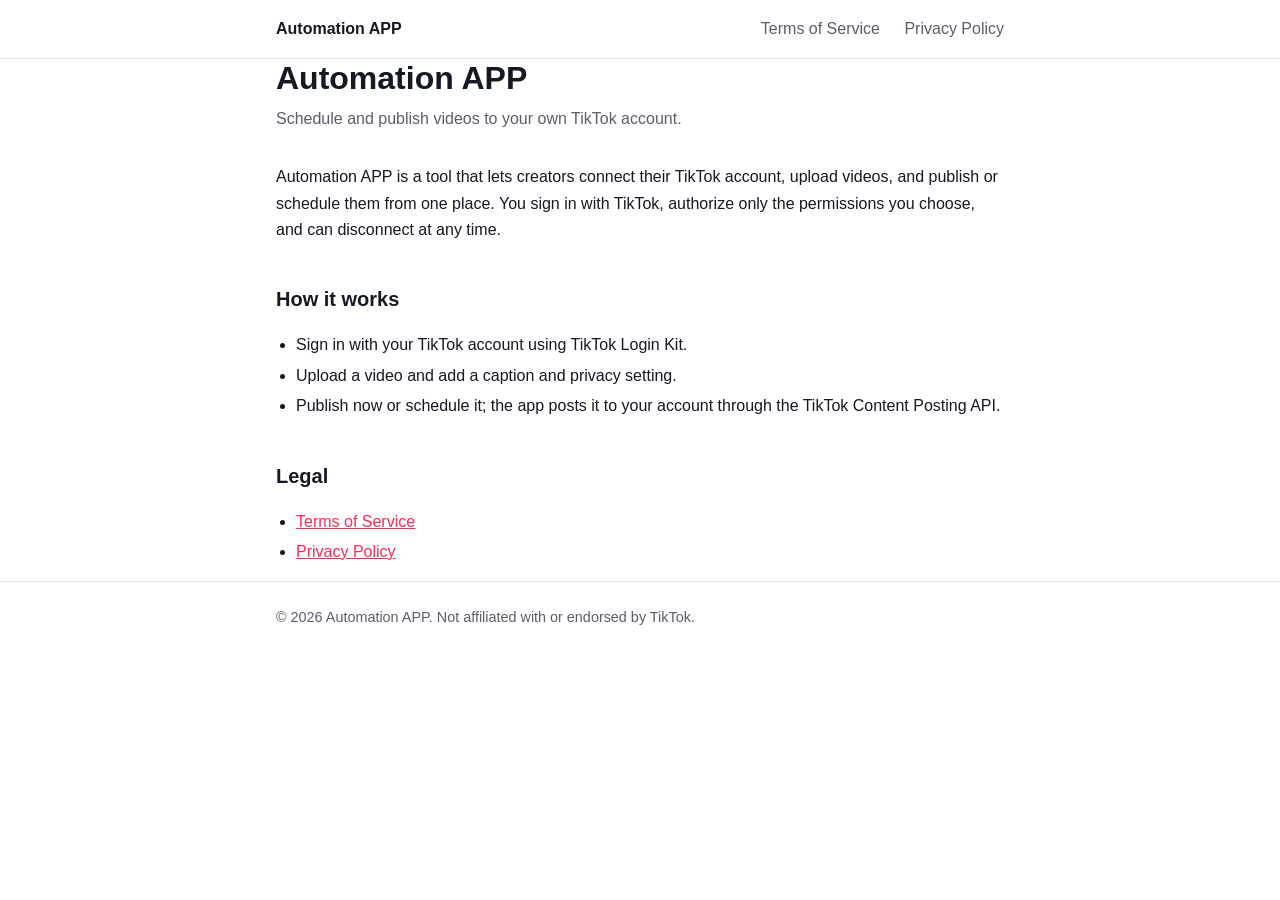
<file: index.html>
<!doctype html>
<html lang="en">
<head>
  <meta charset="utf-8">
  <meta name="viewport" content="width=device-width, initial-scale=1">
  <title>Automation APP</title>
  <meta name="description" content="Automation APP helps creators schedule and publish videos to their own TikTok account.">
  <link rel="stylesheet" href="styles.css">
</head>
<body>
  <header>
    <div class="wrap">
      <a class="brand" href="./">Automation APP</a>
      <nav>
        <a href="terms.html">Terms of Service</a>
        <a href="privacy.html">Privacy Policy</a>
      </nav>
    </div>
  </header>

  <main class="wrap">
    <h1>Automation APP</h1>
    <p class="meta">Schedule and publish videos to your own TikTok account.</p>

    <p>Automation APP is a tool that lets creators connect their TikTok account, upload videos, and publish or schedule them from one place. You sign in with TikTok, authorize only the permissions you choose, and can disconnect at any time.</p>

    <h2>How it works</h2>
    <ul>
      <li>Sign in with your TikTok account using TikTok Login Kit.</li>
      <li>Upload a video and add a caption and privacy setting.</li>
      <li>Publish now or schedule it; the app posts it to your account through the TikTok Content Posting API.</li>
    </ul>

    <h2>Legal</h2>
    <ul>
      <li><a href="terms.html">Terms of Service</a></li>
      <li><a href="privacy.html">Privacy Policy</a></li>
    </ul>
  </main>

  <footer>
    <div class="wrap">&copy; 2026 Automation APP. Not affiliated with or endorsed by TikTok.</div>
  </footer>
</body>
</html>
</file>
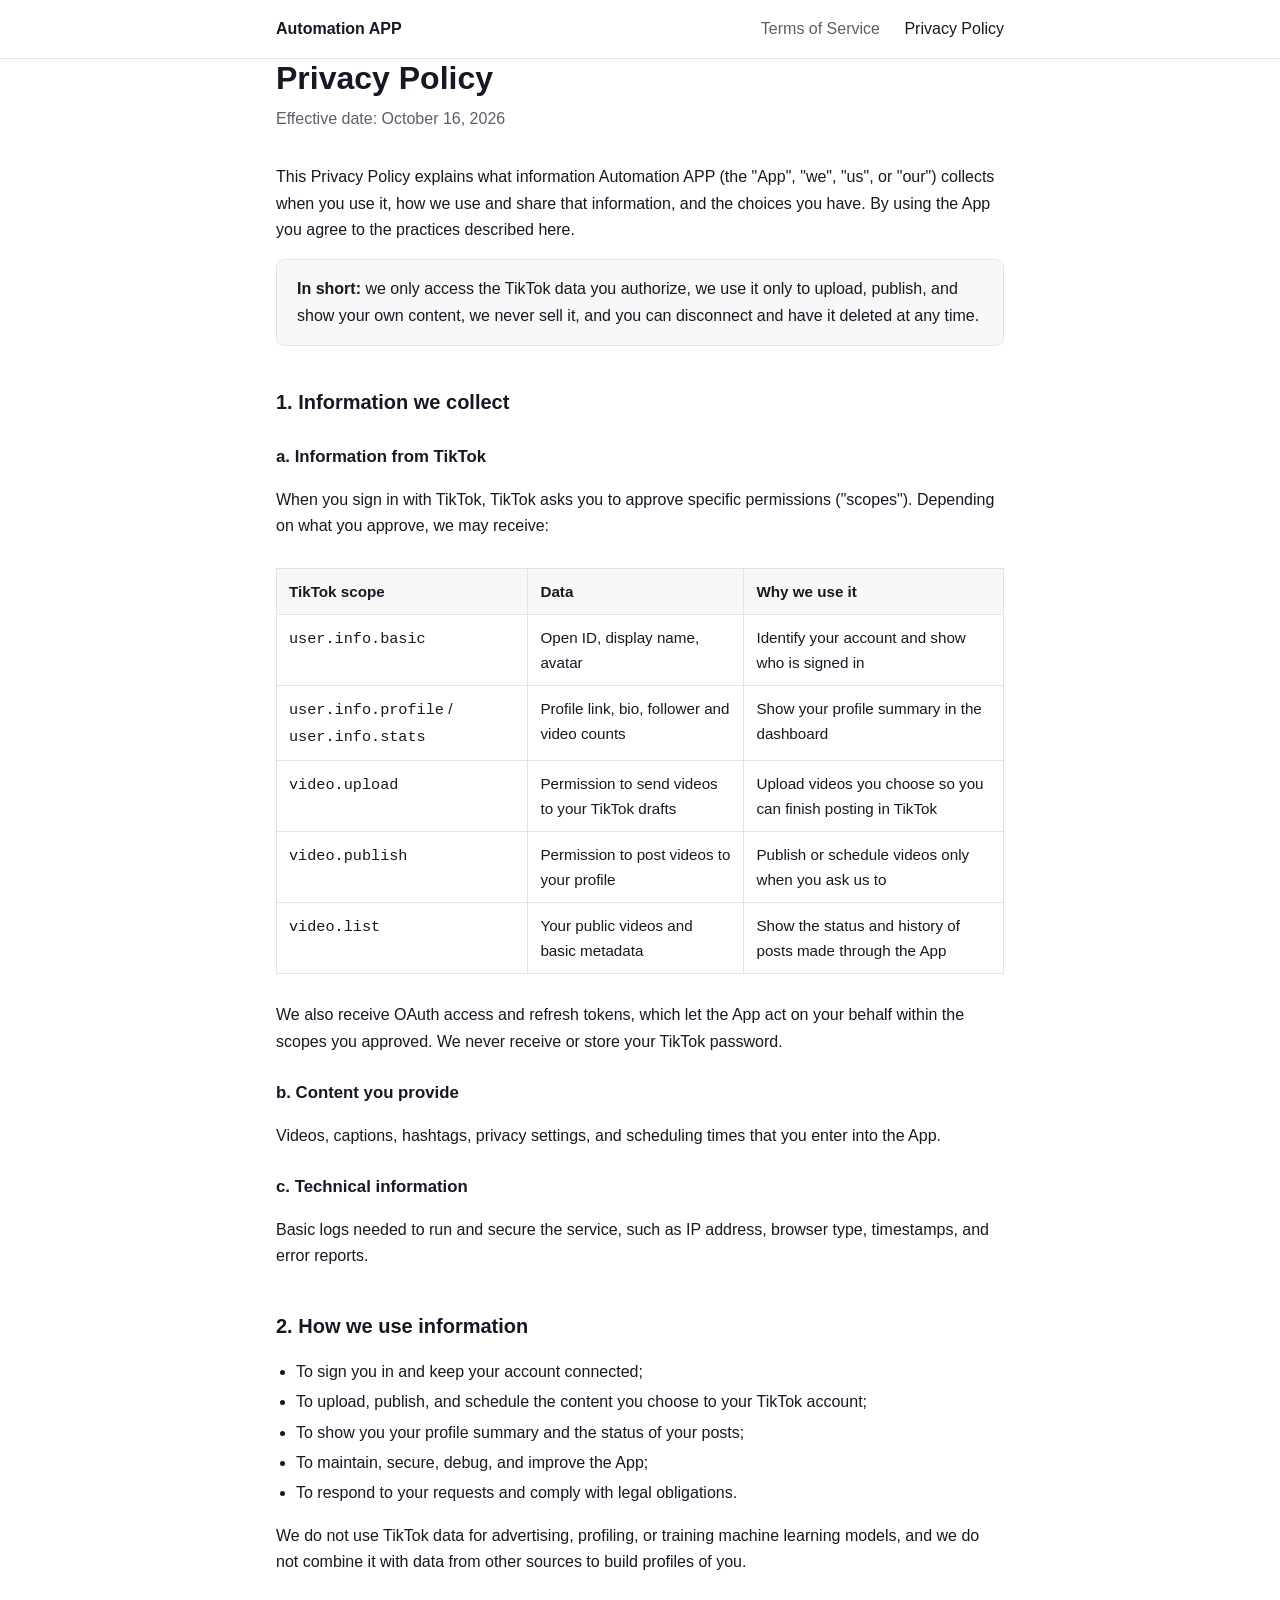
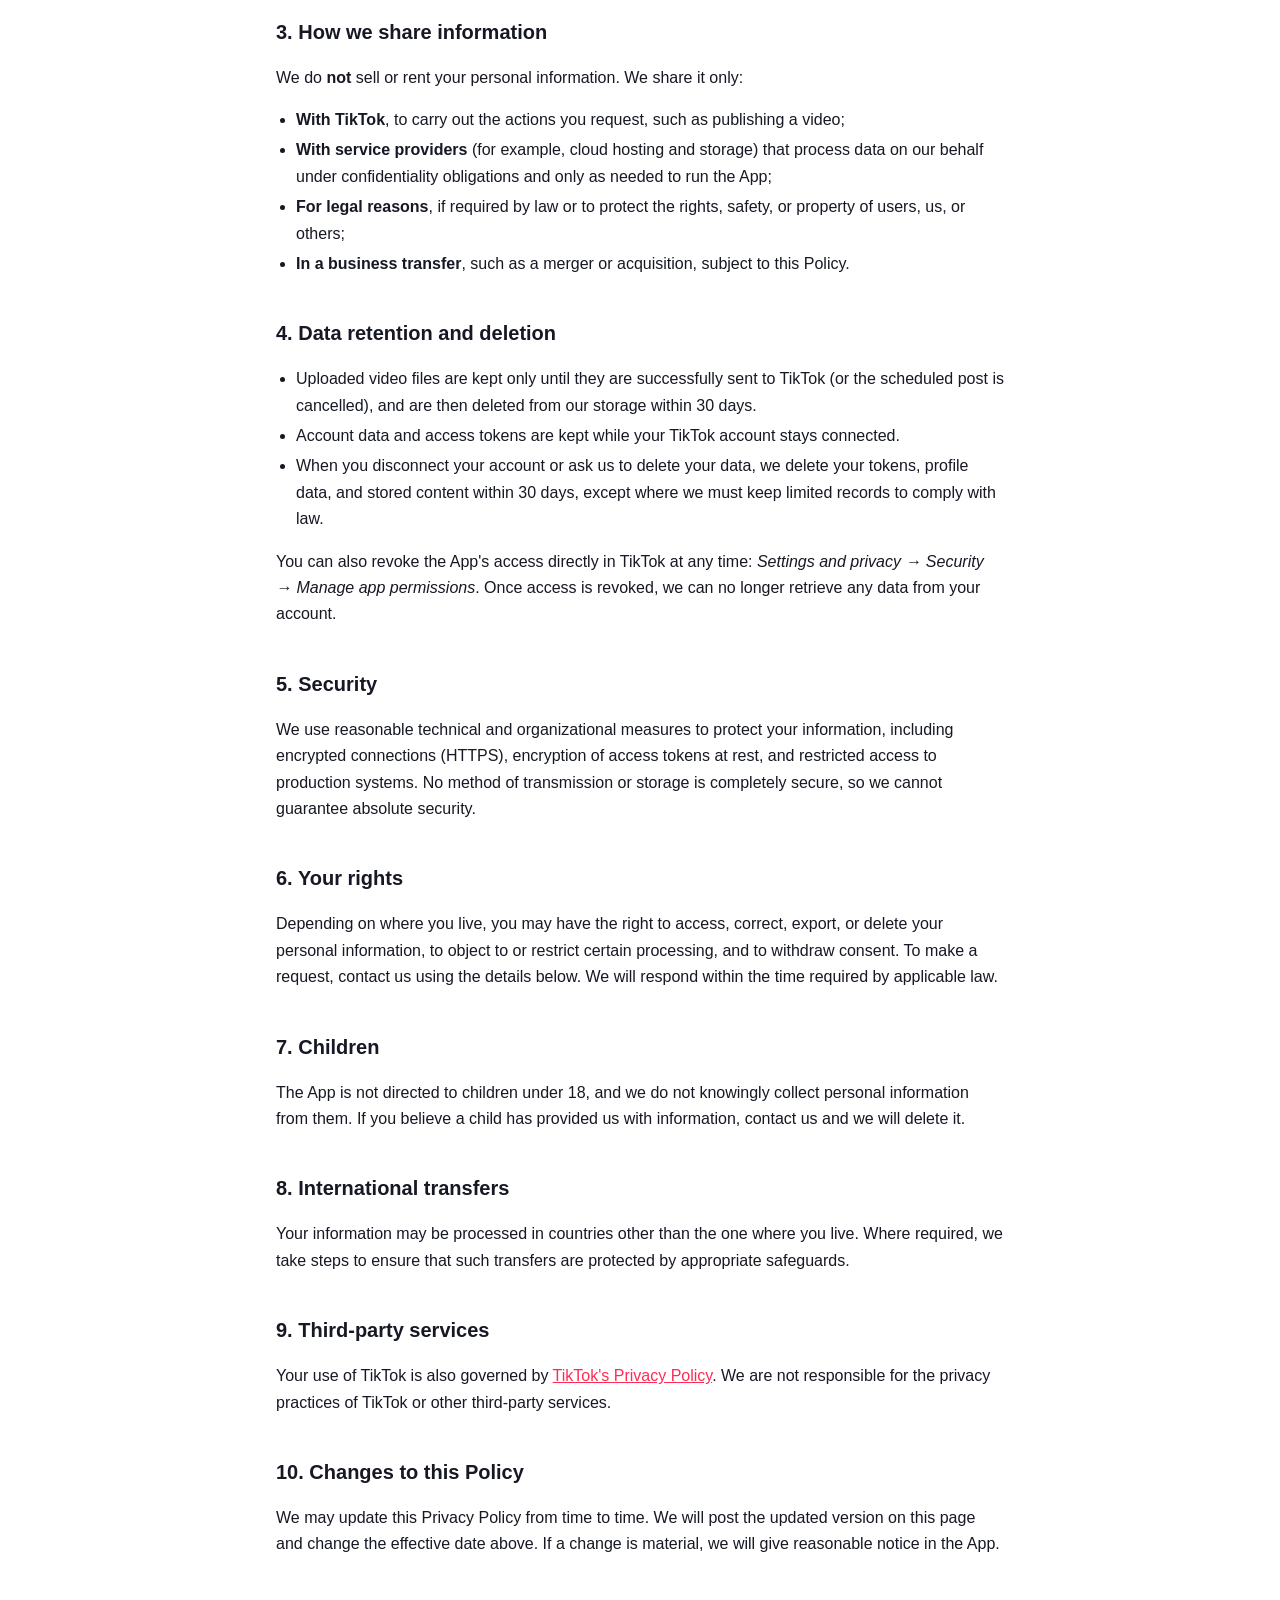
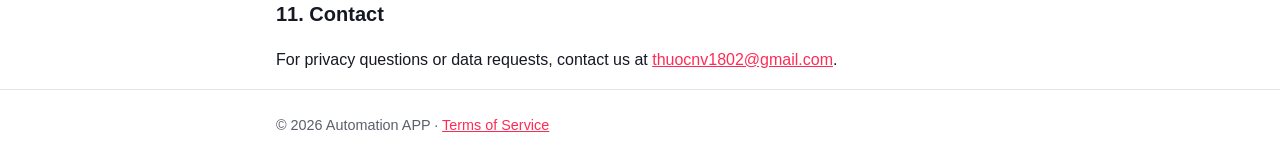
<file: privacy.html>
<!doctype html>
<html lang="en">
<head>
  <meta charset="utf-8">
  <meta name="viewport" content="width=device-width, initial-scale=1">
  <title>Privacy Policy</title>
  <meta name="description" content="Privacy Policy for Automation APP.">
  <link rel="stylesheet" href="styles.css">
</head>
<body>
  <header>
    <div class="wrap">
      <a class="brand" href="./">Automation APP</a>
      <nav>
        <a href="terms.html">Terms of Service</a>
        <a href="privacy.html" aria-current="page">Privacy Policy</a>
      </nav>
    </div>
  </header>

  <main class="wrap">
    <h1>Privacy Policy</h1>
    <p class="meta">Effective date: October 16, 2026</p>

    <p>This Privacy Policy explains what information Automation APP (the "App", "we", "us", or "our") collects when you use it, how we use and share that information, and the choices you have. By using the App you agree to the practices described here.</p>

    <div class="note">
      <strong>In short:</strong> we only access the TikTok data you authorize, we use it only to upload, publish, and show your own content, we never sell it, and you can disconnect and have it deleted at any time.
    </div>

    <h2>1. Information we collect</h2>

    <h3>a. Information from TikTok</h3>
    <p>When you sign in with TikTok, TikTok asks you to approve specific permissions ("scopes"). Depending on what you approve, we may receive:</p>
    <div class="table-scroll">
      <table>
        <thead>
          <tr><th>TikTok scope</th><th>Data</th><th>Why we use it</th></tr>
        </thead>
        <tbody>
          <tr>
            <td><code>user.info.basic</code></td>
            <td>Open ID, display name, avatar</td>
            <td>Identify your account and show who is signed in</td>
          </tr>
          <tr>
            <td><code>user.info.profile</code> / <code>user.info.stats</code></td>
            <td>Profile link, bio, follower and video counts</td>
            <td>Show your profile summary in the dashboard</td>
          </tr>
          <tr>
            <td><code>video.upload</code></td>
            <td>Permission to send videos to your TikTok drafts</td>
            <td>Upload videos you choose so you can finish posting in TikTok</td>
          </tr>
          <tr>
            <td><code>video.publish</code></td>
            <td>Permission to post videos to your profile</td>
            <td>Publish or schedule videos only when you ask us to</td>
          </tr>
          <tr>
            <td><code>video.list</code></td>
            <td>Your public videos and basic metadata</td>
            <td>Show the status and history of posts made through the App</td>
          </tr>
        </tbody>
      </table>
    </div>
    <p>We also receive OAuth access and refresh tokens, which let the App act on your behalf within the scopes you approved. We never receive or store your TikTok password.</p>

    <h3>b. Content you provide</h3>
    <p>Videos, captions, hashtags, privacy settings, and scheduling times that you enter into the App.</p>

    <h3>c. Technical information</h3>
    <p>Basic logs needed to run and secure the service, such as IP address, browser type, timestamps, and error reports.</p>

    <h2>2. How we use information</h2>
    <ul>
      <li>To sign you in and keep your account connected;</li>
      <li>To upload, publish, and schedule the content you choose to your TikTok account;</li>
      <li>To show you your profile summary and the status of your posts;</li>
      <li>To maintain, secure, debug, and improve the App;</li>
      <li>To respond to your requests and comply with legal obligations.</li>
    </ul>
    <p>We do not use TikTok data for advertising, profiling, or training machine learning models, and we do not combine it with data from other sources to build profiles of you.</p>

    <h2>3. How we share information</h2>
    <p>We do <strong>not</strong> sell or rent your personal information. We share it only:</p>
    <ul>
      <li><strong>With TikTok</strong>, to carry out the actions you request, such as publishing a video;</li>
      <li><strong>With service providers</strong> (for example, cloud hosting and storage) that process data on our behalf under confidentiality obligations and only as needed to run the App;</li>
      <li><strong>For legal reasons</strong>, if required by law or to protect the rights, safety, or property of users, us, or others;</li>
      <li><strong>In a business transfer</strong>, such as a merger or acquisition, subject to this Policy.</li>
    </ul>

    <h2>4. Data retention and deletion</h2>
    <ul>
      <li>Uploaded video files are kept only until they are successfully sent to TikTok (or the scheduled post is cancelled), and are then deleted from our storage within 30 days.</li>
      <li>Account data and access tokens are kept while your TikTok account stays connected.</li>
      <li>When you disconnect your account or ask us to delete your data, we delete your tokens, profile data, and stored content within 30 days, except where we must keep limited records to comply with law.</li>
    </ul>
    <p>You can also revoke the App's access directly in TikTok at any time: <em>Settings and privacy &rarr; Security &rarr; Manage app permissions</em>. Once access is revoked, we can no longer retrieve any data from your account.</p>

    <h2>5. Security</h2>
    <p>We use reasonable technical and organizational measures to protect your information, including encrypted connections (HTTPS), encryption of access tokens at rest, and restricted access to production systems. No method of transmission or storage is completely secure, so we cannot guarantee absolute security.</p>

    <h2>6. Your rights</h2>
    <p>Depending on where you live, you may have the right to access, correct, export, or delete your personal information, to object to or restrict certain processing, and to withdraw consent. To make a request, contact us using the details below. We will respond within the time required by applicable law.</p>

    <h2>7. Children</h2>
    <p>The App is not directed to children under 18, and we do not knowingly collect personal information from them. If you believe a child has provided us with information, contact us and we will delete it.</p>

    <h2>8. International transfers</h2>
    <p>Your information may be processed in countries other than the one where you live. Where required, we take steps to ensure that such transfers are protected by appropriate safeguards.</p>

    <h2>9. Third-party services</h2>
    <p>Your use of TikTok is also governed by <a href="https://www.tiktok.com/legal/privacy-policy" target="_blank" rel="noopener">TikTok's Privacy Policy</a>. We are not responsible for the privacy practices of TikTok or other third-party services.</p>

    <h2>10. Changes to this Policy</h2>
    <p>We may update this Privacy Policy from time to time. We will post the updated version on this page and change the effective date above. If a change is material, we will give reasonable notice in the App.</p>

    <h2>11. Contact</h2>
    <p>For privacy questions or data requests, contact us at <a href="mailto:thuocnv1802@gmail.com">thuocnv1802@gmail.com</a>.</p>
  </main>

  <footer>
    <div class="wrap">&copy; 2026 Automation APP &middot; <a href="terms.html">Terms of Service</a></div>
  </footer>
</body>
</html>
</file>
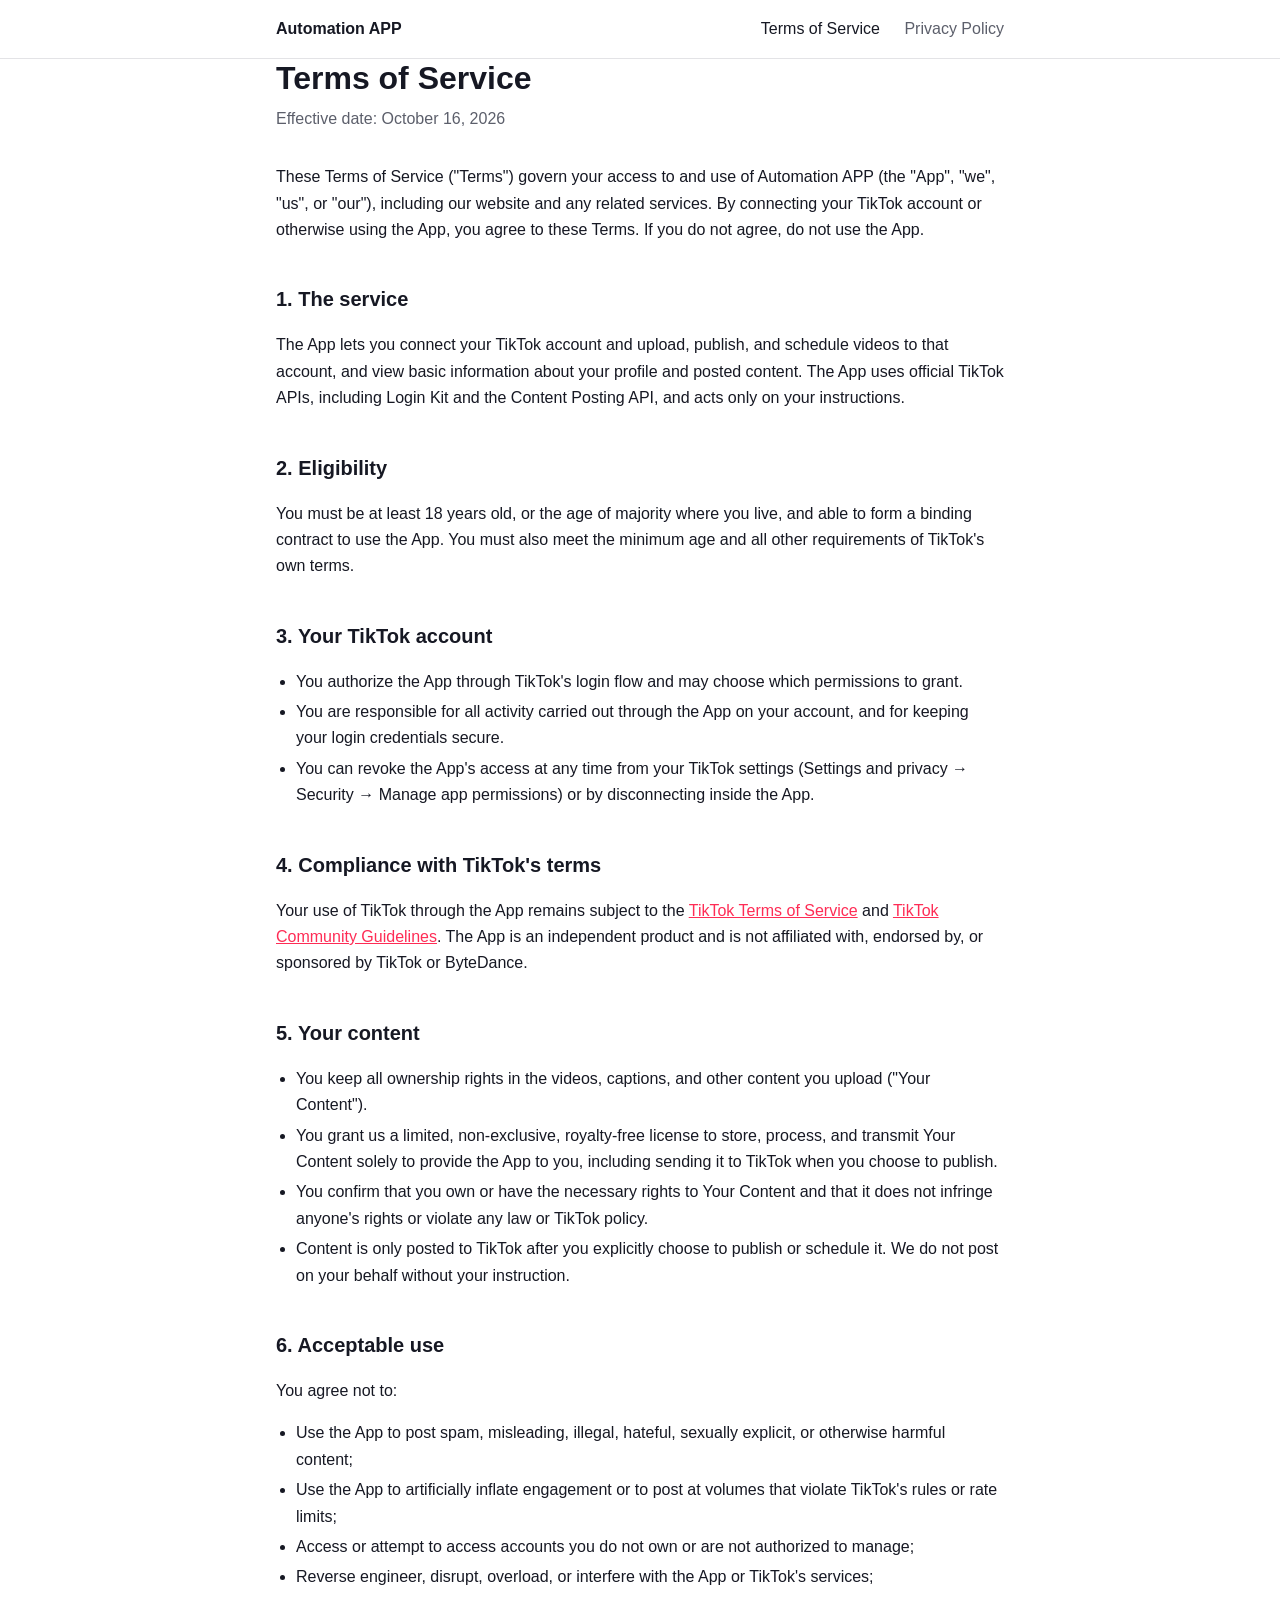
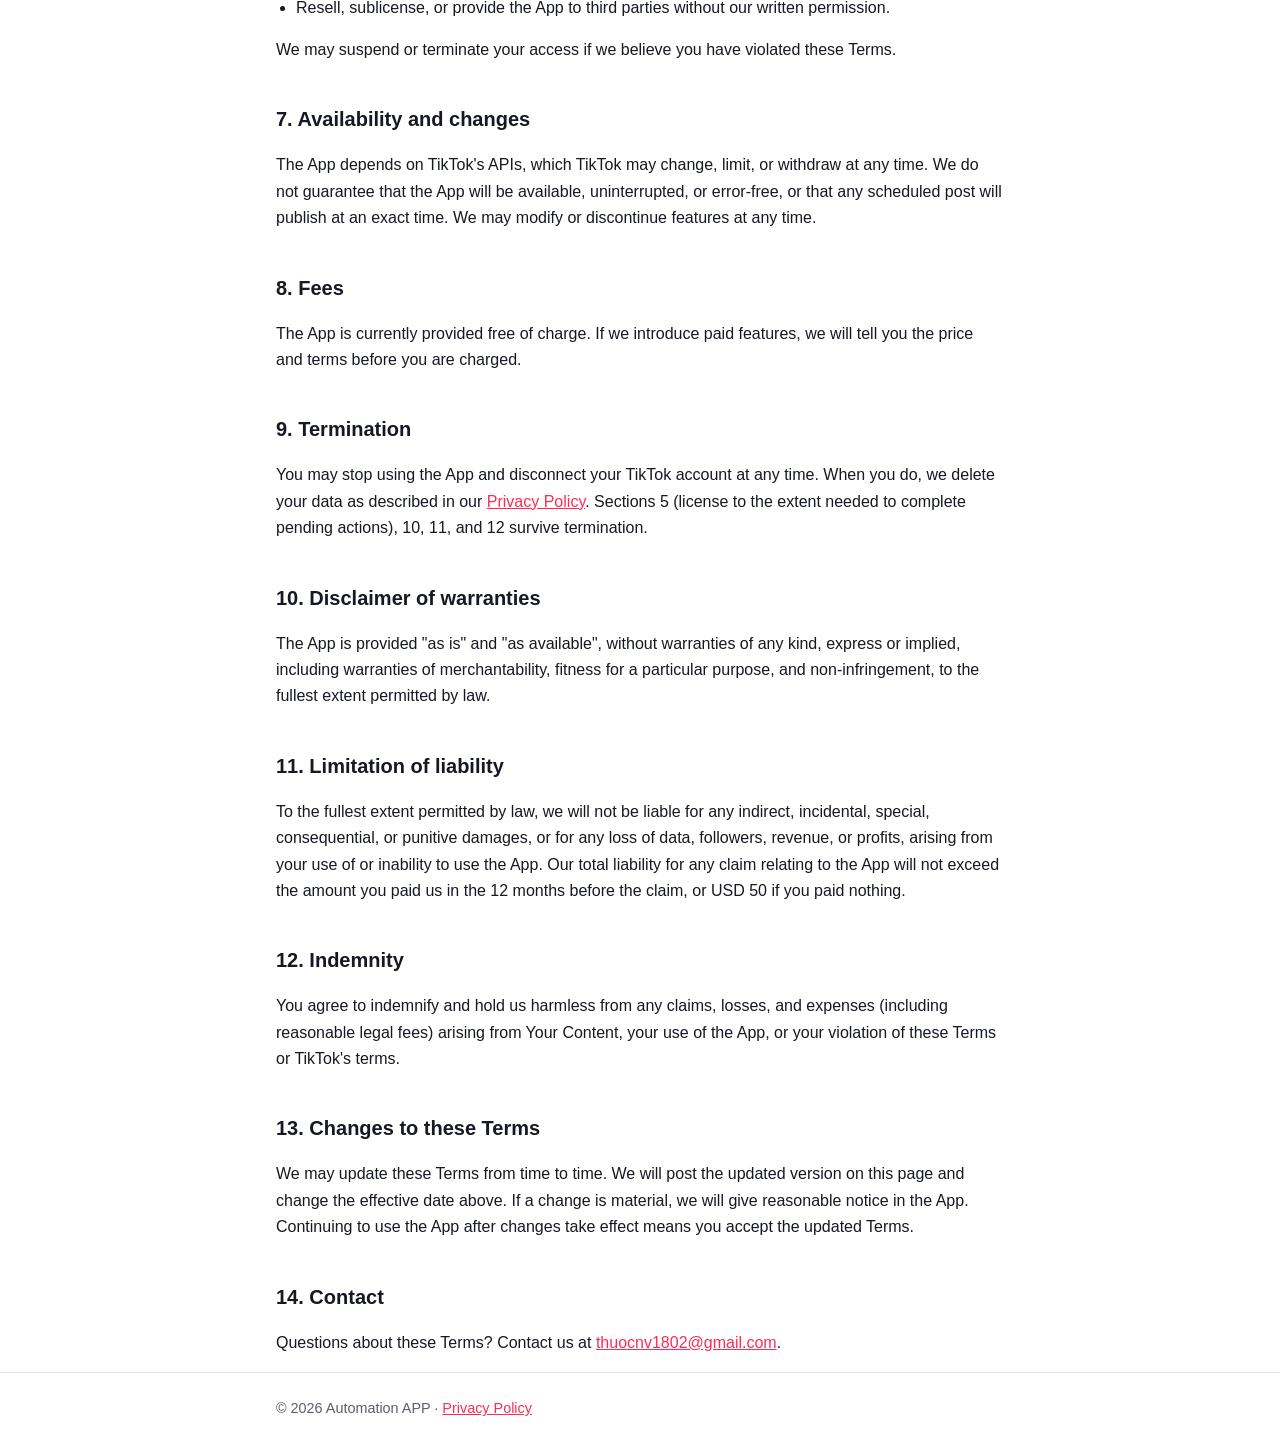
<file: terms.html>
<!doctype html>
<html lang="en">
<head>
  <meta charset="utf-8">
  <meta name="viewport" content="width=device-width, initial-scale=1">
  <title>Terms of Service</title>
  <meta name="description" content="Terms of Service for Automation APP.">
  <link rel="stylesheet" href="styles.css">
</head>
<body>
  <header>
    <div class="wrap">
      <a class="brand" href="./">Automation APP</a>
      <nav>
        <a href="terms.html" aria-current="page">Terms of Service</a>
        <a href="privacy.html">Privacy Policy</a>
      </nav>
    </div>
  </header>

  <main class="wrap">
    <h1>Terms of Service</h1>
    <p class="meta">Effective date: October 16, 2026</p>

    <p>These Terms of Service ("Terms") govern your access to and use of Automation APP (the "App", "we", "us", or "our"), including our website and any related services. By connecting your TikTok account or otherwise using the App, you agree to these Terms. If you do not agree, do not use the App.</p>

    <h2>1. The service</h2>
    <p>The App lets you connect your TikTok account and upload, publish, and schedule videos to that account, and view basic information about your profile and posted content. The App uses official TikTok APIs, including Login Kit and the Content Posting API, and acts only on your instructions.</p>

    <h2>2. Eligibility</h2>
    <p>You must be at least 18 years old, or the age of majority where you live, and able to form a binding contract to use the App. You must also meet the minimum age and all other requirements of TikTok's own terms.</p>

    <h2>3. Your TikTok account</h2>
    <ul>
      <li>You authorize the App through TikTok's login flow and may choose which permissions to grant.</li>
      <li>You are responsible for all activity carried out through the App on your account, and for keeping your login credentials secure.</li>
      <li>You can revoke the App's access at any time from your TikTok settings (Settings and privacy &rarr; Security &rarr; Manage app permissions) or by disconnecting inside the App.</li>
    </ul>

    <h2>4. Compliance with TikTok's terms</h2>
    <p>Your use of TikTok through the App remains subject to the <a href="https://www.tiktok.com/legal/terms-of-service" target="_blank" rel="noopener">TikTok Terms of Service</a> and <a href="https://www.tiktok.com/community-guidelines" target="_blank" rel="noopener">TikTok Community Guidelines</a>. The App is an independent product and is not affiliated with, endorsed by, or sponsored by TikTok or ByteDance.</p>

    <h2>5. Your content</h2>
    <ul>
      <li>You keep all ownership rights in the videos, captions, and other content you upload ("Your Content").</li>
      <li>You grant us a limited, non-exclusive, royalty-free license to store, process, and transmit Your Content solely to provide the App to you, including sending it to TikTok when you choose to publish.</li>
      <li>You confirm that you own or have the necessary rights to Your Content and that it does not infringe anyone's rights or violate any law or TikTok policy.</li>
      <li>Content is only posted to TikTok after you explicitly choose to publish or schedule it. We do not post on your behalf without your instruction.</li>
    </ul>

    <h2>6. Acceptable use</h2>
    <p>You agree not to:</p>
    <ul>
      <li>Use the App to post spam, misleading, illegal, hateful, sexually explicit, or otherwise harmful content;</li>
      <li>Use the App to artificially inflate engagement or to post at volumes that violate TikTok's rules or rate limits;</li>
      <li>Access or attempt to access accounts you do not own or are not authorized to manage;</li>
      <li>Reverse engineer, disrupt, overload, or interfere with the App or TikTok's services;</li>
      <li>Resell, sublicense, or provide the App to third parties without our written permission.</li>
    </ul>
    <p>We may suspend or terminate your access if we believe you have violated these Terms.</p>

    <h2>7. Availability and changes</h2>
    <p>The App depends on TikTok's APIs, which TikTok may change, limit, or withdraw at any time. We do not guarantee that the App will be available, uninterrupted, or error-free, or that any scheduled post will publish at an exact time. We may modify or discontinue features at any time.</p>

    <h2>8. Fees</h2>
    <p>The App is currently provided free of charge. If we introduce paid features, we will tell you the price and terms before you are charged.</p>

    <h2>9. Termination</h2>
    <p>You may stop using the App and disconnect your TikTok account at any time. When you do, we delete your data as described in our <a href="privacy.html">Privacy Policy</a>. Sections 5 (license to the extent needed to complete pending actions), 10, 11, and 12 survive termination.</p>

    <h2>10. Disclaimer of warranties</h2>
    <p>The App is provided "as is" and "as available", without warranties of any kind, express or implied, including warranties of merchantability, fitness for a particular purpose, and non-infringement, to the fullest extent permitted by law.</p>

    <h2>11. Limitation of liability</h2>
    <p>To the fullest extent permitted by law, we will not be liable for any indirect, incidental, special, consequential, or punitive damages, or for any loss of data, followers, revenue, or profits, arising from your use of or inability to use the App. Our total liability for any claim relating to the App will not exceed the amount you paid us in the 12 months before the claim, or USD 50 if you paid nothing.</p>

    <h2>12. Indemnity</h2>
    <p>You agree to indemnify and hold us harmless from any claims, losses, and expenses (including reasonable legal fees) arising from Your Content, your use of the App, or your violation of these Terms or TikTok's terms.</p>

    <h2>13. Changes to these Terms</h2>
    <p>We may update these Terms from time to time. We will post the updated version on this page and change the effective date above. If a change is material, we will give reasonable notice in the App. Continuing to use the App after changes take effect means you accept the updated Terms.</p>

    <h2>14. Contact</h2>
    <p>Questions about these Terms? Contact us at <a href="mailto:thuocnv1802@gmail.com">thuocnv1802@gmail.com</a>.</p>
  </main>

  <footer>
    <div class="wrap">&copy; 2026 Automation APP &middot; <a href="privacy.html">Privacy Policy</a></div>
  </footer>
</body>
</html>
</file>
<file: styles.css>
:root {
  --bg: #ffffff;
  --fg: #161823;
  --muted: #5c5f6b;
  --border: #e3e3e6;
  --accent: #fe2c55;
  --card: #f8f8f9;
}

@media (prefers-color-scheme: dark) {
  :root {
    --bg: #121212;
    --fg: #ececec;
    --muted: #a0a3ad;
    --border: #2c2c30;
    --accent: #ff4f73;
    --card: #1b1b1f;
  }
}

* { box-sizing: border-box; }

body {
  margin: 0;
  background: var(--bg);
  color: var(--fg);
  font: 16px/1.65 -apple-system, BlinkMacSystemFont, "Segoe UI", Roboto, Helvetica, Arial, sans-serif;
}

header {
  border-bottom: 1px solid var(--border);
}

header .wrap {
  display: flex;
  align-items: center;
  justify-content: space-between;
  flex-wrap: wrap;
  gap: 8px 24px;
  padding-top: 16px;
  padding-bottom: 16px;
}

header .brand {
  font-weight: 700;
  color: var(--fg);
  text-decoration: none;
}

nav a {
  color: var(--muted);
  text-decoration: none;
  margin-left: 20px;
}

nav a:first-child { margin-left: 0; }
nav a:hover, nav a[aria-current="page"] { color: var(--fg); }

.wrap {
  max-width: 760px;
  margin: 0 auto;
  padding: 0 16px;
}

main { padding: 40px 0 64px; }

h1 { font-size: 2rem; line-height: 1.2; margin: 0 0 8px; }
h2 { font-size: 1.25rem; margin: 40px 0 8px; }
h3 { font-size: 1.05rem; margin: 24px 0 4px; }

.meta { color: var(--muted); margin: 0 0 32px; }

a { color: var(--accent); }

ul { padding-left: 1.25rem; }
li { margin: 4px 0; }

.note {
  background: var(--card);
  border: 1px solid var(--border);
  border-radius: 8px;
  padding: 16px 20px;
}

table {
  width: 100%;
  border-collapse: collapse;
  margin: 12px 0;
  font-size: 0.95rem;
}

th, td {
  text-align: left;
  vertical-align: top;
  padding: 10px 12px;
  border: 1px solid var(--border);
}

th { background: var(--card); }

.table-scroll { overflow-x: auto; }

footer {
  border-top: 1px solid var(--border);
  color: var(--muted);
  font-size: 0.9rem;
  padding: 24px 0;
}
</file>
